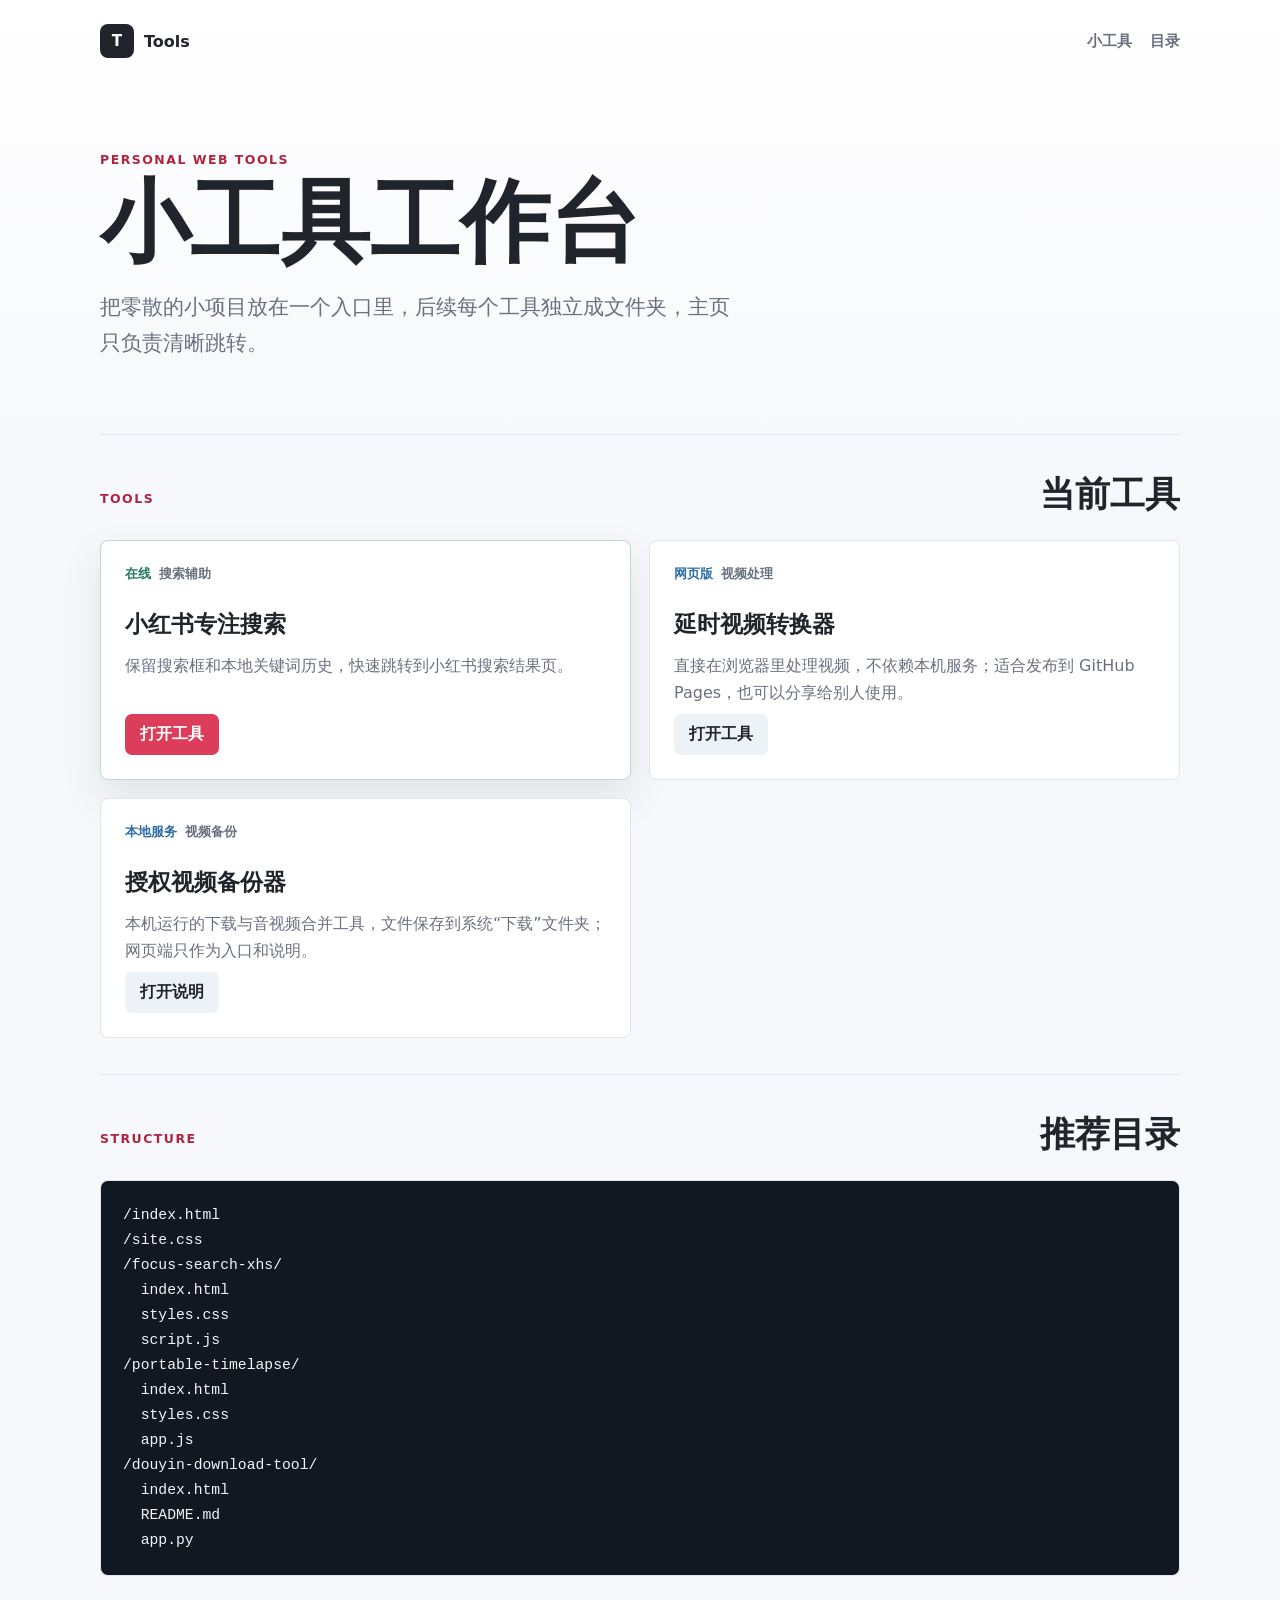
<file: index.html>
<!doctype html>
<html lang="zh-CN">
  <head>
    <meta charset="UTF-8" />
    <meta name="viewport" content="width=device-width, initial-scale=1.0" />
    <title>小工具工作台</title>
    <link rel="stylesheet" href="./site.css?v=20260518-tools-home" />
  </head>
  <body>
    <header class="site-header">
      <a class="brand" href="./" aria-label="小工具工作台首页">
        <span class="brand-mark" aria-hidden="true">T</span>
        <span>Tools</span>
      </a>
      <nav class="nav-links" aria-label="页面导航">
        <a href="#tools">小工具</a>
        <a href="#structure">目录</a>
      </nav>
    </header>

    <main>
      <section class="hero" aria-labelledby="pageTitle">
        <p class="eyebrow">Personal Web Tools</p>
        <h1 id="pageTitle">小工具工作台</h1>
        <p class="lead">把零散的小项目放在一个入口里，后续每个工具独立成文件夹，主页只负责清晰跳转。</p>
      </section>

      <section class="tools-section" id="tools" aria-labelledby="toolsTitle">
        <div class="section-heading">
          <p class="eyebrow">Tools</p>
          <h2 id="toolsTitle">当前工具</h2>
        </div>

        <div class="tool-grid">
          <article class="tool-card is-live">
            <div class="tool-meta">
              <span class="status">在线</span>
              <span>搜索辅助</span>
            </div>
            <h3>小红书专注搜索</h3>
            <p>保留搜索框和本地关键词历史，快速跳转到小红书搜索结果页。</p>
            <a class="tool-link" href="./focus-search-xhs/">打开工具</a>
          </article>

          <article class="tool-card">
            <div class="tool-meta">
              <span class="status muted">网页版</span>
              <span>视频处理</span>
            </div>
            <h3>延时视频转换器</h3>
            <p>直接在浏览器里处理视频，不依赖本机服务；适合发布到 GitHub Pages，也可以分享给别人使用。</p>
            <a class="tool-link secondary" href="./portable-timelapse/">打开工具</a>
          </article>

          <article class="tool-card">
            <div class="tool-meta">
              <span class="status muted">本地服务</span>
              <span>视频备份</span>
            </div>
            <h3>授权视频备份器</h3>
            <p>本机运行的下载与音视频合并工具，文件保存到系统“下载”文件夹；网页端只作为入口和说明。</p>
            <a class="tool-link secondary" href="./douyin-download-tool/">打开说明</a>
          </article>
        </div>
      </section>

      <section class="structure-section" id="structure" aria-labelledby="structureTitle">
        <div class="section-heading">
          <p class="eyebrow">Structure</p>
          <h2 id="structureTitle">推荐目录</h2>
        </div>
        <pre aria-label="项目目录示例"><code>/index.html
/site.css
/focus-search-xhs/
  index.html
  styles.css
  script.js
/portable-timelapse/
  index.html
  styles.css
  app.js
/douyin-download-tool/
  index.html
  README.md
  app.py</code></pre>
      </section>
    </main>
  </body>
</html>
</file>
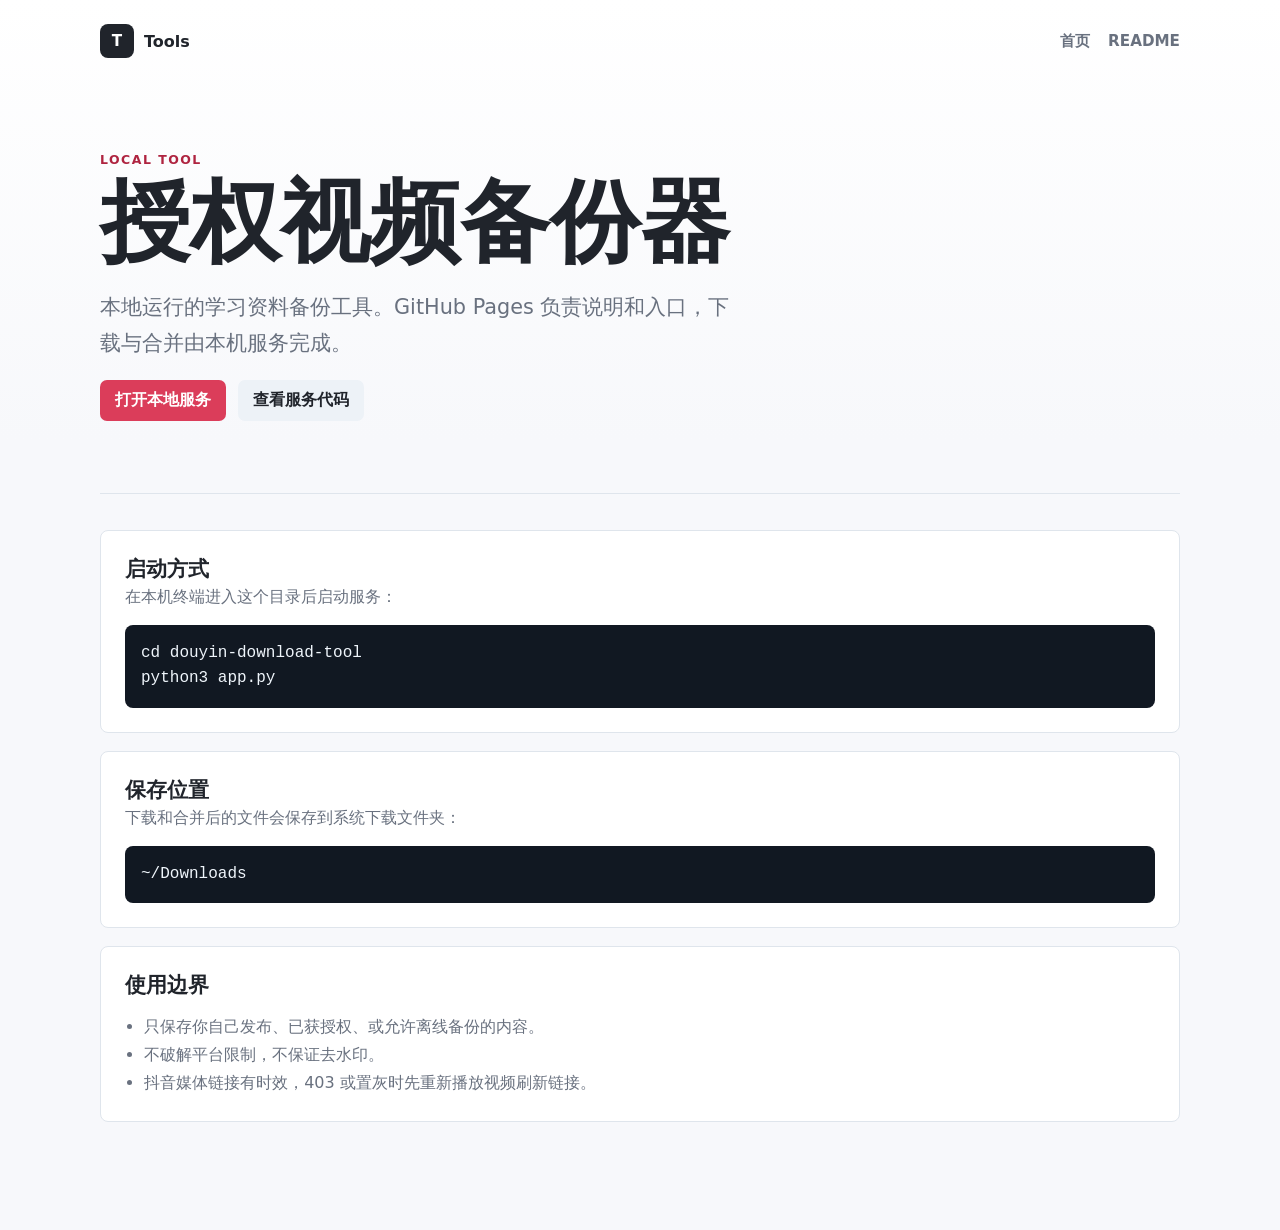
<file: douyin-download-tool/index.html>
<!doctype html>
<html lang="zh-CN">
  <head>
    <meta charset="UTF-8" />
    <meta name="viewport" content="width=device-width, initial-scale=1.0" />
    <title>授权视频备份器</title>
    <link rel="stylesheet" href="../site.css?v=20260708-douyin-tool" />
    <style>
      .tool-detail {
        display: grid;
        gap: 18px;
      }

      .info-panel {
        padding: 24px;
        border: 1px solid var(--line);
        border-radius: 8px;
        background: var(--panel);
      }

      .info-panel h2 {
        font-size: 1.3rem;
      }

      .info-panel p,
      .info-panel li {
        color: var(--muted);
        line-height: 1.75;
      }

      .info-panel ul {
        margin: 14px 0 0;
        padding-left: 1.2rem;
      }

      .command {
        margin: 14px 0 0;
        padding: 16px;
        overflow: auto;
        border-radius: 8px;
        background: #111822;
        color: #eff5fb;
        font-family: "SFMono-Regular", Consolas, "Liberation Mono", monospace;
        line-height: 1.6;
      }

      .actions {
        display: flex;
        flex-wrap: wrap;
        gap: 12px;
        margin-top: 18px;
      }
    </style>
  </head>
  <body>
    <header class="site-header">
      <a class="brand" href="../" aria-label="小工具工作台首页">
        <span class="brand-mark" aria-hidden="true">T</span>
        <span>Tools</span>
      </a>
      <nav class="nav-links" aria-label="页面导航">
        <a href="../">首页</a>
        <a href="./README.md">README</a>
      </nav>
    </header>

    <main>
      <section class="hero" aria-labelledby="pageTitle">
        <p class="eyebrow">Local Tool</p>
        <h1 id="pageTitle">授权视频备份器</h1>
        <p class="lead">本地运行的学习资料备份工具。GitHub Pages 负责说明和入口，下载与合并由本机服务完成。</p>
        <div class="actions">
          <a class="tool-link" href="http://127.0.0.1:8765">打开本地服务</a>
          <a class="tool-link secondary" href="./app.py">查看服务代码</a>
        </div>
      </section>

      <section class="tools-section tool-detail" aria-label="使用说明">
        <article class="info-panel">
          <h2>启动方式</h2>
          <p>在本机终端进入这个目录后启动服务：</p>
          <div class="command">cd douyin-download-tool<br />python3 app.py</div>
        </article>

        <article class="info-panel">
          <h2>保存位置</h2>
          <p>下载和合并后的文件会保存到系统下载文件夹：</p>
          <div class="command">~/Downloads</div>
        </article>

        <article class="info-panel">
          <h2>使用边界</h2>
          <ul>
            <li>只保存你自己发布、已获授权、或允许离线备份的内容。</li>
            <li>不破解平台限制，不保证去水印。</li>
            <li>抖音媒体链接有时效，403 或置灰时先重新播放视频刷新链接。</li>
          </ul>
        </article>
      </section>
    </main>
  </body>
</html>
</file>
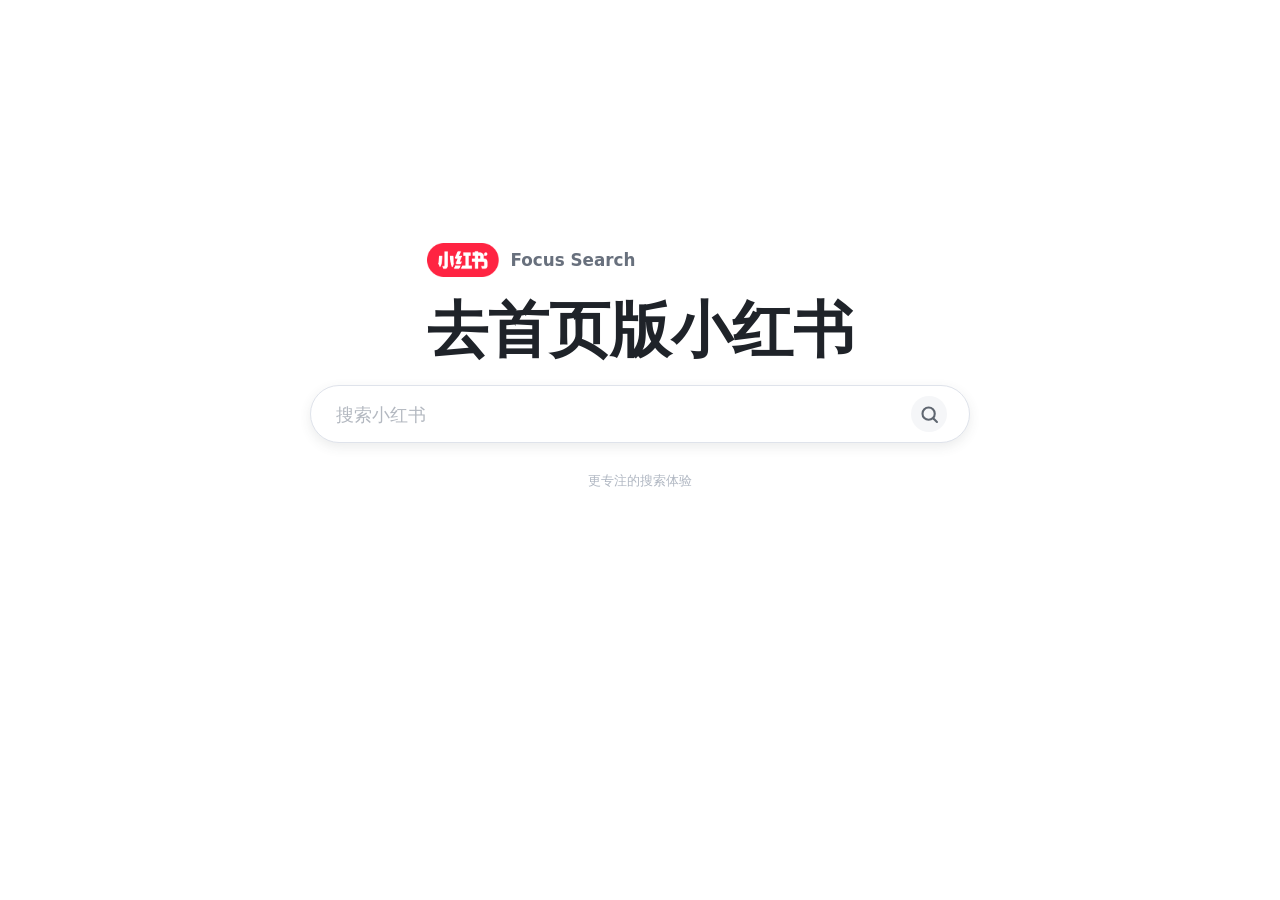
<file: focus-search-xhs/index.html>
<!doctype html>
<html lang="zh-CN">
  <head>
    <meta charset="UTF-8" />
    <meta name="viewport" content="width=device-width, initial-scale=1.0" />
    <title>小红书专注搜索</title>
    <link rel="stylesheet" href="./styles.css?v=20260517-panel-shadow-wrap" />
  </head>
  <body>
    <main class="search-shell">
      <section class="search-card" aria-labelledby="pageTitle">
        <div class="hero-group">
          <div class="brand-row" aria-label="小红书专注搜索">
            <img class="brand-mark" src="./assets/xiaohongshu-logo.png" alt="小红书" />
            <span>Focus Search</span>
          </div>

          <div class="intro">
            <h1 id="pageTitle">去首页版小红书</h1>
          </div>
        </div>

        <div id="searchBlock" class="search-block">
          <form id="searchForm" class="search-form" autocomplete="off">
            <label class="visually-hidden" for="keywordInput">搜索关键词</label>
            <div class="search-row">
              <input
                id="keywordInput"
                name="keyword"
                type="search"
                placeholder="搜索小红书"
                enterkeyhint="search"
              />
              <button type="submit" aria-label="搜索">
                <svg class="search-icon" viewBox="0 0 24 24" aria-hidden="true">
                  <circle cx="11" cy="11" r="7" />
                  <path d="m16.5 16.5 4 4" />
                </svg>
              </button>
            </div>
            <p id="formHint" class="form-hint" aria-live="polite"></p>
          </form>
          <p class="subcopy">更专注的搜索体验</p>

          <section class="quick-panel" aria-label="历史记录">
            <div id="historyList" class="history-list"></div>
          </section>
        </div>
      </section>
    </main>

    <script src="./script.js?v=20260517-panel-shadow-wrap"></script>
  </body>
</html>
</file>
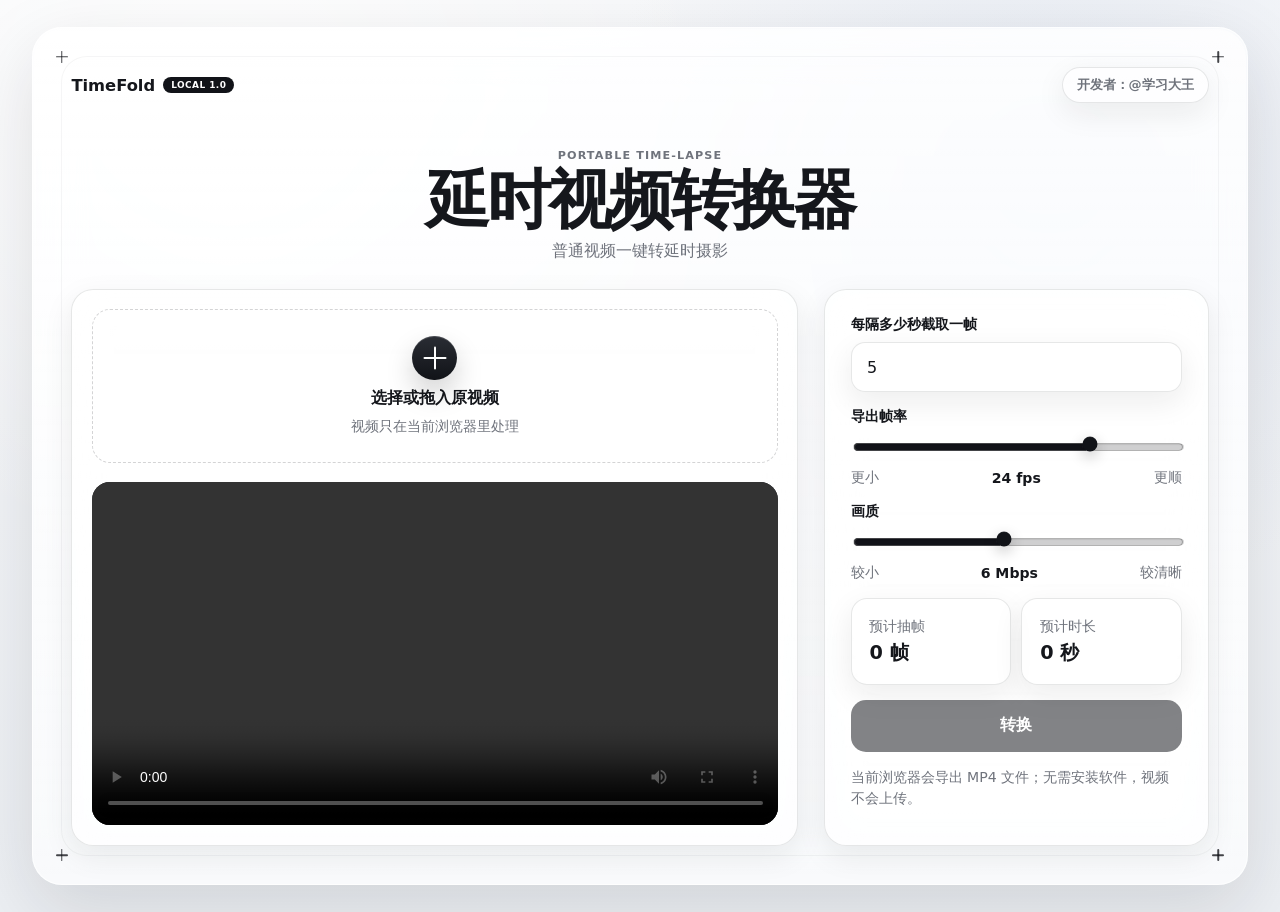
<file: portable-timelapse/index.html>
<!doctype html>
<html lang="zh-CN">
  <head>
    <meta charset="UTF-8" />
    <meta name="viewport" content="width=device-width, initial-scale=1.0" />
    <title>通用延时视频转换器</title>
    <link rel="stylesheet" href="./styles.css?v=20260805-copy-refresh" />
  </head>
  <body>
    <main class="page-shell">
      <section class="studio-shell" aria-label="延时视频转换器浏览器版">
        <div class="frame-corners" aria-hidden="true">
          <span></span>
          <span></span>
          <span></span>
          <span></span>
        </div>

        <nav class="topnav" aria-label="工具信息">
          <div class="brand">
            <span>TimeFold</span>
            <small>Local 1.0</small>
          </div>
          <div class="nav-copy">开发者：@学习大王</div>
        </nav>

        <header class="masthead">
          <p class="eyebrow">Portable Time-lapse</p>
          <h1>延时视频转换器</h1>
          <p class="lead">普通视频一键转延时摄影</p>
        </header>

        <section class="workspace" aria-label="延时视频转换工作区">
          <div class="panel media-panel">
            <label class="dropzone" id="dropzone">
              <input id="videoInput" type="file" accept="video/*" />
              <span class="add-mark" aria-hidden="true"></span>
              <span class="drop-title">选择或拖入原视频</span>
              <span class="drop-meta" id="fileMeta">视频只在当前浏览器里处理</span>
            </label>

            <video id="preview" class="preview" controls playsinline></video>
            <canvas id="canvas" hidden></canvas>
          </div>

          <form class="panel controls" id="settingsForm">
            <div class="field">
              <label for="intervalInput">每隔多少秒截取一帧</label>
              <input id="intervalInput" type="number" min="0.1" step="0.1" value="5" />
            </div>

            <div class="field">
              <label for="fpsInput">导出帧率</label>
              <input id="fpsInput" type="range" min="8" max="30" step="1" value="24" />
              <div class="range-row">
                <span>更小</span>
                <strong id="fpsLabel">24 fps</strong>
                <span>更顺</span>
              </div>
            </div>

            <div class="field">
              <label for="qualityInput">画质</label>
              <input id="qualityInput" type="range" min="1" max="12" step="1" value="6" />
              <div class="range-row">
                <span>较小</span>
                <strong id="qualityLabel">6 Mbps</strong>
                <span>较清晰</span>
              </div>
            </div>

            <div class="summary">
              <div>
                <span>预计抽帧</span>
                <strong id="frameEstimate">0 帧</strong>
              </div>
              <div>
                <span>预计时长</span>
                <strong id="durationEstimate">0 秒</strong>
              </div>
            </div>

            <button class="primary-button" id="exportButton" type="submit" disabled>
              <span class="button-progress" id="buttonProgress"></span>
              <span class="button-label" id="buttonLabel">转换</span>
            </button>

            <a class="download-button" id="downloadLink" hidden>保存视频</a>

            <p class="support-line" id="supportLine"></p>
          </form>
        </section>
      </section>
    </main>

    <script src="./app.js?v=20260801-apple-guideline-large"></script>
  </body>
</html>
</file>
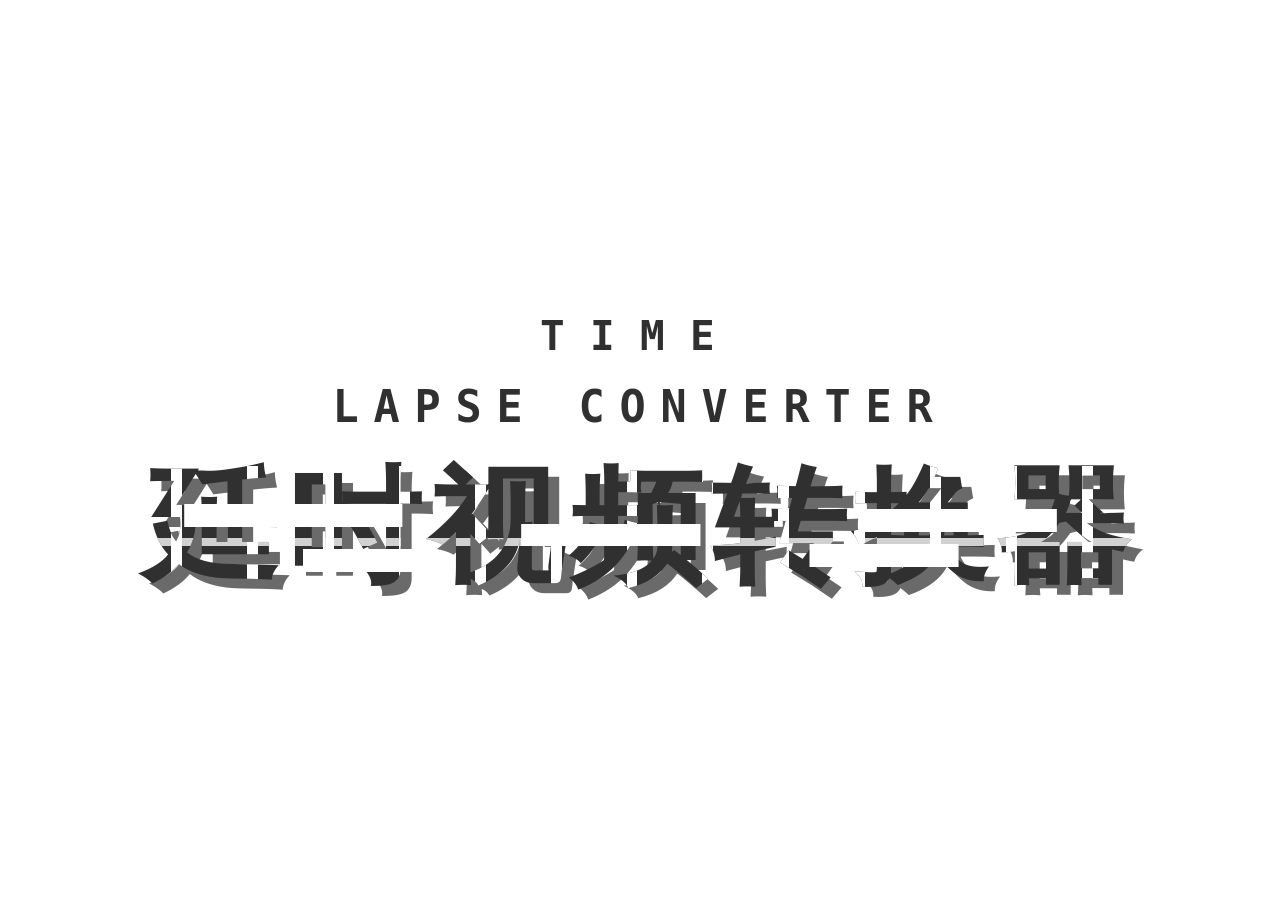
<file: focus-search-xhs/title-preview.html>
<!doctype html>
<html lang="zh-CN">
  <head>
    <meta charset="UTF-8" />
    <meta name="viewport" content="width=device-width, initial-scale=1.0" />
    <title>标题预览</title>
    <style>
      * {
        box-sizing: border-box;
      }

      body {
        min-height: 100vh;
        margin: 0;
        background: #ffffff;
        display: grid;
        place-items: center;
        color: #303030;
      }

      .preview {
        width: min(100vw, 1600px);
        aspect-ratio: 16 / 9;
        display: grid;
        place-items: center;
      }

      .lockup {
        display: grid;
        gap: 34px;
        justify-items: center;
      }

      .small {
        display: grid;
        gap: 22px;
        justify-items: center;
        font-family: Menlo, Monaco, Consolas, monospace;
        color: #303030;
        text-transform: uppercase;
      }

      .small span:first-child {
        font-size: clamp(26px, 3.2vw, 54px);
        font-weight: 700;
        letter-spacing: 0.62em;
      }

      .small span:last-child {
        font-size: clamp(28px, 3.4vw, 58px);
        font-weight: 700;
        letter-spacing: 0.34em;
      }

      .title {
        position: relative;
        margin: 0;
        font-family:
          "PingFang SC", "Heiti SC", "Microsoft YaHei", "Arial Black", sans-serif;
        font-size: clamp(84px, 9.8vw, 156px);
        font-weight: 900;
        line-height: 0.98;
        letter-spacing: 0.05em;
        color: #303030;
        transform: scaleX(1.08);
        transform-origin: center;
      }

      .title::before,
      .title::after {
        content: attr(data-text);
        position: absolute;
        inset: 0;
        pointer-events: none;
      }

      .title::before {
        z-index: -1;
        color: rgba(48, 48, 48, 0.72);
        transform: translate(0.08em, 0.08em);
      }

      .title::after {
        color: transparent;
        background:
          repeating-linear-gradient(
            90deg,
            transparent 0 0.2em,
            #ffffff 0.2em 0.28em,
            transparent 0.28em 0.56em
          ),
          repeating-linear-gradient(
            0deg,
            transparent 0 0.34em,
            rgba(255, 255, 255, 0.78) 0.34em 0.41em,
            transparent 0.41em 0.78em
          );
        -webkit-background-clip: text;
        background-clip: text;
      }

      .cuts {
        position: absolute;
        inset: 0;
        overflow: hidden;
        pointer-events: none;
      }

      .cut {
        position: absolute;
        height: 0.18em;
        background: #ffffff;
      }

      .cut:nth-child(1) {
        left: 4%;
        top: 31%;
        width: 22%;
      }

      .cut:nth-child(2) {
        left: 38%;
        top: 47%;
        width: 18%;
      }

      .cut:nth-child(3) {
        right: 8%;
        top: 35%;
        width: 20%;
      }

      .cut:nth-child(4) {
        left: 16%;
        bottom: 14%;
        width: 12%;
      }

      .cut:nth-child(5) {
        right: 18%;
        bottom: 18%;
        width: 15%;
      }
    </style>
  </head>
  <body>
    <main class="preview">
      <section class="lockup" aria-label="标题预览">
        <div class="small">
          <span>TIME</span>
          <span>LAPSE CONVERTER</span>
        </div>
        <h1 class="title" data-text="延时视频转换器">
          延时视频转换器
          <span class="cuts" aria-hidden="true">
            <span class="cut"></span>
            <span class="cut"></span>
            <span class="cut"></span>
            <span class="cut"></span>
            <span class="cut"></span>
          </span>
        </h1>
      </section>
    </main>
  </body>
</html>
</file>
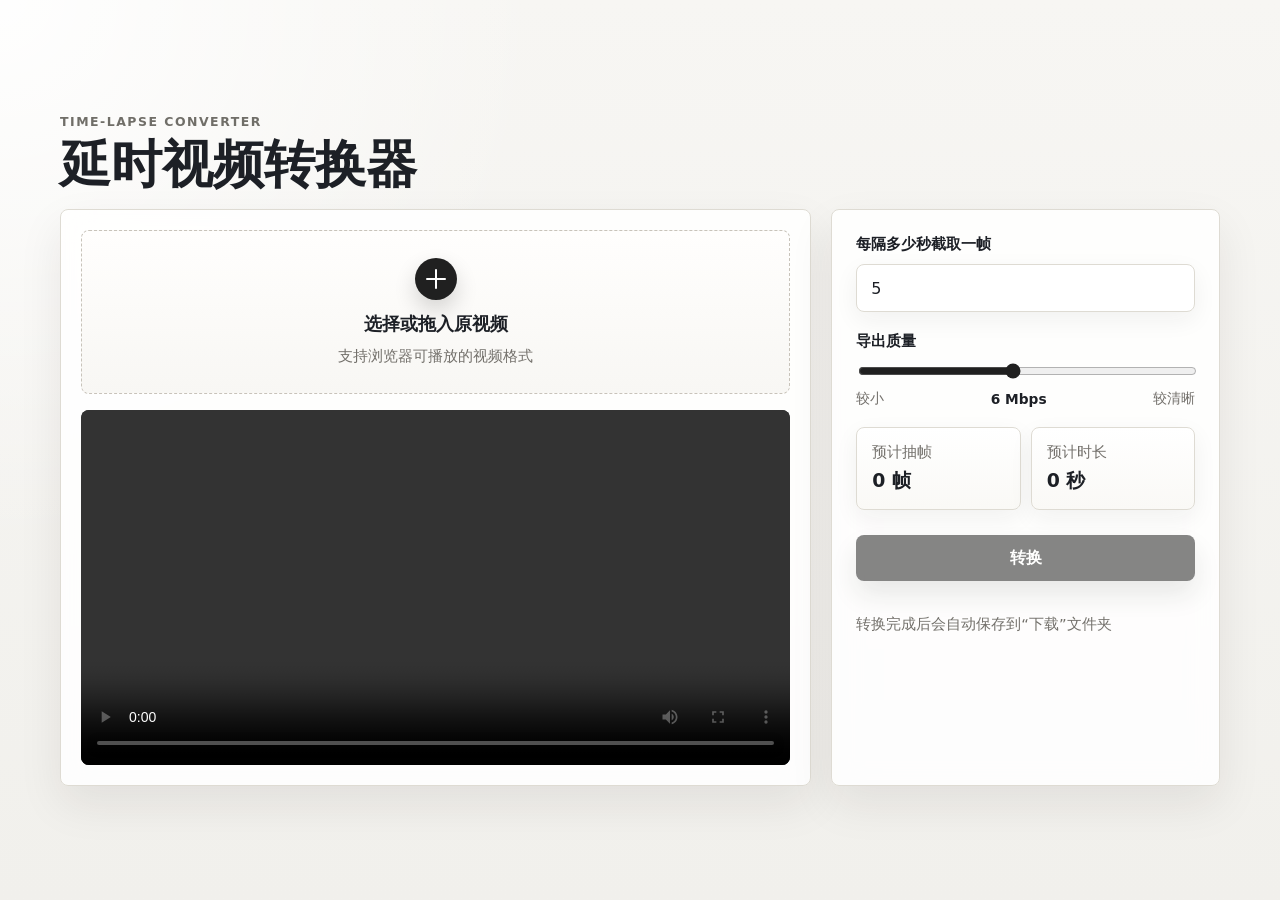
<file: starry-sky-effect/timelapse.html>
<!doctype html>
<html lang="zh-CN">
  <head>
    <meta charset="UTF-8" />
    <meta name="viewport" content="width=device-width, initial-scale=1.0" />
    <title>延时视频转换器</title>
    <link rel="stylesheet" href="./timelapse.css?v=20260517-title-restore" />
    <script>
      if (window.location.protocol === "file:") {
        window.location.replace("http://localhost:4173/timelapse/");
      }
    </script>
  </head>
  <body>
    <main class="app-shell">
      <header class="topbar">
        <div>
          <p class="eyebrow">Time-lapse Converter</p>
          <h1>延时视频转换器</h1>
        </div>
      </header>

      <section class="workspace" aria-label="视频转换工作区">
        <div class="panel upload-panel">
          <label class="dropzone" id="dropzone">
            <input id="videoInput" type="file" accept="video/*" />
            <span class="upload-icon" aria-hidden="true"></span>
            <span class="drop-title">选择或拖入原视频</span>
            <span id="fileMeta" class="drop-meta">支持浏览器可播放的视频格式</span>
          </label>

          <video id="preview" class="preview" controls playsinline></video>
        </div>

        <form class="panel settings" id="settingsForm">
          <div class="field">
            <label for="intervalInput">每隔多少秒截取一帧</label>
            <input id="intervalInput" type="number" min="0.1" step="0.1" value="5" />
          </div>

          <div class="field">
            <label for="qualityInput">导出质量</label>
            <input id="qualityInput" type="range" min="1" max="12" step="1" value="6" />
            <div class="range-row">
              <span>较小</span>
              <strong id="qualityLabel">6 Mbps</strong>
              <span>较清晰</span>
            </div>
          </div>

          <div class="summary" aria-live="polite">
            <div>
              <span>预计抽帧</span>
              <strong id="frameEstimate">0 帧</strong>
            </div>
            <div>
              <span>预计时长</span>
              <strong id="durationEstimate">0 秒</strong>
            </div>
          </div>

          <button class="primary-button" id="exportButton" type="submit" disabled>
            <span class="button-progress" id="buttonProgress" aria-hidden="true"></span>
            <span class="button-label" id="buttonLabel">转换</span>
          </button>

          <p class="save-location">转换完成后会自动保存到“下载”文件夹</p>
        </form>
      </section>

      <section class="progress-panel" aria-live="polite" hidden>
        <div class="progress-copy">
          <strong id="statusText">等待选择视频</strong>
          <span id="statusDetail">上传后即可设置间隔并转换</span>
        </div>
        <div class="progress-track" aria-label="保存进度">
          <span id="progressBar"></span>
        </div>
      </section>

      <canvas id="renderCanvas" hidden></canvas>
    </main>

    <div class="modal-backdrop" id="successModal" hidden>
      <section class="success-modal" role="dialog" aria-modal="true" aria-labelledby="successTitle">
        <div class="success-mark" aria-hidden="true">✓</div>
        <h2 id="successTitle">导出成功</h2>
        <p id="successMessage">MP4 视频已保存。</p>
        <button class="primary-button" id="closeModalButton" type="button">
          <span class="button-label">知道了</span>
        </button>
      </section>
    </div>

    <script src="./timelapse.js?v=20260516-restore"></script>
  </body>
</html>
</file>
<file: site.css>
:root {
  color-scheme: light;
  font-family:
    Inter, "PingFang SC", "Microsoft YaHei", system-ui, -apple-system,
    BlinkMacSystemFont, "Segoe UI", sans-serif;
  --ink: #20242b;
  --muted: #69717f;
  --line: #dfe5ec;
  --paper: #f7f8fb;
  --panel: #ffffff;
  --accent: #db3d5a;
  --accent-dark: #af2440;
  --green: #247860;
  --blue: #2f6ea5;
  --shadow: 0 18px 40px rgba(31, 38, 52, 0.1);
}

* {
  box-sizing: border-box;
}

html {
  scroll-behavior: smooth;
}

body {
  min-height: 100vh;
  margin: 0;
  color: var(--ink);
  background:
    linear-gradient(180deg, #ffffff 0, var(--paper) 440px),
    var(--paper);
}

a {
  color: inherit;
  text-decoration: none;
}

.site-header {
  width: min(100% - 40px, 1080px);
  margin: 0 auto;
  padding: 24px 0;
  display: flex;
  align-items: center;
  justify-content: space-between;
  gap: 20px;
}

.brand,
.nav-links {
  display: flex;
  align-items: center;
}

.brand {
  gap: 10px;
  font-weight: 800;
}

.brand-mark {
  width: 34px;
  height: 34px;
  border-radius: 8px;
  background: var(--ink);
  color: #ffffff;
  display: grid;
  place-items: center;
  font-size: 0.95rem;
}

.nav-links {
  gap: 18px;
  color: var(--muted);
  font-size: 0.95rem;
  font-weight: 700;
}

main {
  width: min(100% - 40px, 1080px);
  margin: 0 auto;
  padding: 70px 0 72px;
}

.hero {
  max-width: 760px;
  padding-bottom: 72px;
}

.eyebrow {
  margin: 0 0 12px;
  color: var(--accent-dark);
  font-size: 0.78rem;
  font-weight: 850;
  letter-spacing: 0.12em;
  text-transform: uppercase;
}

h1,
h2,
h3,
p {
  margin: 0;
}

h1 {
  font-size: clamp(3.1rem, 7vw, 5.8rem);
  line-height: 0.98;
  letter-spacing: 0;
}

.lead {
  max-width: 640px;
  margin-top: 22px;
  color: var(--muted);
  font-size: clamp(1.05rem, 2vw, 1.3rem);
  line-height: 1.75;
}

.tools-section,
.structure-section {
  padding: 36px 0;
  border-top: 1px solid var(--line);
}

.section-heading {
  display: flex;
  align-items: end;
  justify-content: space-between;
  gap: 20px;
  margin-bottom: 22px;
}

h2 {
  font-size: clamp(1.55rem, 3vw, 2.2rem);
  letter-spacing: 0;
}

.tool-grid {
  display: grid;
  grid-template-columns: repeat(2, minmax(0, 1fr));
  gap: 18px;
}

.tool-card {
  min-height: 240px;
  padding: 24px;
  border: 1px solid var(--line);
  border-radius: 8px;
  background: var(--panel);
  display: flex;
  flex-direction: column;
  align-items: flex-start;
  box-shadow: 0 1px 0 rgba(255, 255, 255, 0.7) inset;
}

.tool-card.is-live {
  border-color: rgba(36, 120, 96, 0.28);
  box-shadow: var(--shadow);
}

.tool-meta {
  display: flex;
  flex-wrap: wrap;
  align-items: center;
  gap: 8px;
  color: var(--muted);
  font-size: 0.82rem;
  font-weight: 750;
}

.status {
  color: var(--green);
}

.status.muted {
  color: var(--blue);
}

h3 {
  margin-top: 26px;
  font-size: 1.45rem;
  letter-spacing: 0;
}

.tool-card p {
  margin-top: 12px;
  color: var(--muted);
  line-height: 1.7;
}

.tool-link {
  margin-top: auto;
  padding: 10px 15px;
  border-radius: 7px;
  background: var(--accent);
  color: #ffffff;
  font-weight: 800;
}

.tool-link.secondary {
  background: #edf2f7;
  color: var(--ink);
}

pre {
  margin: 0;
  padding: 22px;
  overflow: auto;
  border: 1px solid var(--line);
  border-radius: 8px;
  background: #111822;
  color: #eff5fb;
  line-height: 1.7;
}

code {
  font-family: "SFMono-Regular", Consolas, "Liberation Mono", monospace;
  font-size: 0.92rem;
}

@media (max-width: 760px) {
  .site-header {
    align-items: flex-start;
    flex-direction: column;
  }

  main {
    padding-top: 44px;
  }

  .hero {
    padding-bottom: 52px;
  }

  .section-heading {
    align-items: flex-start;
    flex-direction: column;
  }

  .tool-grid {
    grid-template-columns: 1fr;
  }
}
</file>
<file: focus-search-xhs/styles.css>
:root {
  color-scheme: light;
  font-family:
    Inter, "PingFang SC", "Microsoft YaHei", system-ui, -apple-system,
    BlinkMacSystemFont, "Segoe UI", sans-serif;
  --ink: #1f2329;
  --muted: #68707d;
  --line: #dce2ea;
  --panel: #ffffff;
  --field: #ffffff;
  --accent: #ff2442;
  --accent-deep: #e00022;
  --accent-soft: #fff1f4;
  --search-line: #dfe3eb;
  --shadow: 0 14px 34px rgba(36, 42, 52, 0.12);
}

* {
  box-sizing: border-box;
}

html {
  min-height: 100%;
}

body {
  min-height: 100vh;
  margin: 0;
  color: var(--ink);
  background: #ffffff;
}

button,
input {
  font: inherit;
}

button {
  border: 0;
  cursor: pointer;
}

.search-shell {
  width: min(100% - 40px, 940px);
  min-height: 100svh;
  margin: 0 auto;
  padding: clamp(144px, 27vh, 250px) 0 48px;
  display: grid;
  place-items: start center;
}

.search-card {
  width: 100%;
  min-height: 0;
  padding: 0;
  background: #ffffff;
}

.hero-group {
  width: fit-content;
  max-width: 100%;
  margin: 0 auto;
}

.brand-row {
  display: flex;
  align-items: center;
  justify-content: flex-start;
  gap: 12px;
  color: var(--muted);
  font-size: 1.05rem;
  font-weight: 800;
}

.brand-mark {
  width: 72px;
  height: auto;
  display: block;
}

.intro {
  margin: 22px 0 0;
  text-align: left;
}

h1,
h2,
p {
  margin: 0;
}

h1 {
  max-width: none;
  font-size: clamp(2.9rem, 4.8vw, 4.25rem);
  line-height: 1.02;
  letter-spacing: 0;
}

.subcopy {
  margin: 28px 0 0;
  padding-top: 0;
  color: #b0b7c2;
  font-size: 0.82rem;
  font-weight: 500;
  line-height: 1.5;
  text-align: center;
}

.search-block {
  position: relative;
  width: min(100%, 660px);
  margin: 24px auto 0;
  border-radius: 29px;
}

.search-block.is-history-open {
  box-shadow: none;
}

.search-form {
  display: grid;
  gap: 8px;
}

.visually-hidden {
  position: absolute;
  width: 1px;
  height: 1px;
  overflow: hidden;
  clip: rect(0 0 0 0);
  white-space: nowrap;
}

.search-row {
  height: 58px;
  padding: 0 22px 0 25px;
  border: 1px solid var(--search-line);
  border-radius: 999px;
  background: var(--field);
  display: flex;
  align-items: center;
  gap: 12px;
  box-shadow: 0 4px 12px rgba(60, 64, 67, 0.1);
}

.search-block:hover .search-row,
.search-row:focus-within {
  border-color: #cfd5df;
  box-shadow:
    0 1px 6px rgba(32, 33, 36, 0.18),
    0 2px 12px rgba(32, 33, 36, 0.12);
}

.search-row input {
  width: 100%;
  min-width: 0;
  height: 100%;
  padding: 0;
  border: 0;
  background: transparent;
  color: var(--ink);
  outline: none;
  font-size: 1.15rem;
}

.search-row input::placeholder {
  color: #b3b8c0;
}

.search-block.is-history-open .search-row {
  position: relative;
  z-index: 5;
  border-color: transparent;
  border-bottom-color: transparent;
  border-radius: 29px 29px 0 0;
  background: transparent;
  box-shadow: none;
}

.search-block.is-history-open .search-row::after {
  content: "";
  position: absolute;
  left: 24px;
  right: 24px;
  bottom: 0;
  height: 1px;
  background: #dfe3ea;
}

.search-row button {
  flex: 0 0 auto;
  width: 36px;
  height: 36px;
  padding: 0;
  border-radius: 50%;
  background: #f5f6f8;
  display: grid;
  place-items: center;
  color: #5f6670;
  transition:
    background 0.18s ease,
    color 0.18s ease,
    transform 0.18s ease;
}

.search-row button:hover {
  background: var(--accent-soft);
  color: var(--accent);
  transform: translateY(-1px);
}

.search-icon {
  width: 21px;
  height: 21px;
  display: block;
  fill: none;
  stroke: currentColor;
  stroke-width: 2.4;
  stroke-linecap: round;
  stroke-linejoin: round;
}

.form-hint {
  min-height: 1.4em;
  padding-left: 26px;
  color: var(--muted);
  font-size: 0.92rem;
}

.form-hint:empty {
  display: none;
}

.form-hint.is-error {
  color: var(--accent-deep);
  font-weight: 750;
}

.quick-panel {
  position: absolute;
  z-index: 4;
  top: 0;
  left: 0;
  right: 0;
  overflow: hidden;
  display: none;
  padding: 66px 0 12px;
  border: 1px solid #cfd5df;
  border-radius: 29px;
  background: #ffffff;
  box-shadow:
    0 1px 6px rgba(32, 33, 36, 0.22),
    0 14px 36px rgba(32, 33, 36, 0.18);
  opacity: 1;
  pointer-events: none;
}

.search-block.is-history-open .quick-panel {
  display: block;
  pointer-events: auto;
}

h2 {
  color: #8c8c8c;
  font-size: 1.08rem;
  font-weight: 500;
}

.history-list {
  min-height: 38px;
}

.history-row {
  min-height: 40px;
  display: grid;
  grid-template-columns: minmax(0, 1fr) auto;
  align-items: center;
  gap: 12px;
}

.history-row:hover {
  background: #f3f4f6;
}

.history-query,
.history-delete {
  padding: 0;
  background: transparent;
}

.history-query {
  min-width: 0;
  min-height: 40px;
  padding-left: 28px;
  display: flex;
  align-items: center;
  gap: 18px;
  color: #4f5661;
  font-size: 0.92rem;
  font-weight: 450;
  text-align: left;
}

.history-query span {
  min-width: 0;
  overflow: hidden;
  text-overflow: ellipsis;
  white-space: nowrap;
}

.history-clock {
  flex: 0 0 auto;
  width: 18px;
  height: 18px;
  display: block;
  fill: none;
  stroke: #9aa3af;
  stroke-width: 1.9;
  stroke-linecap: round;
  stroke-linejoin: round;
}

.history-delete {
  min-height: 40px;
  padding: 0 28px 0 12px;
  color: #8b95a3;
  font-size: 0.86rem;
  font-weight: 500;
  opacity: 0;
  transition:
    color 0.14s ease,
    opacity 0.14s ease;
}

.history-row:hover .history-delete,
.history-row:focus-within .history-delete {
  opacity: 1;
}

.history-delete:hover {
  color: var(--accent-deep);
}

.empty-history {
  display: block;
  padding: 16px 28px;
  color: var(--muted);
  font-size: 0.92rem;
  line-height: 1.5;
}

@media (max-width: 640px) {
  .search-shell {
    width: min(100% - 24px, 780px);
    padding: clamp(70px, 14vh, 120px) 0 28px;
    place-items: start center;
  }

  .search-card {
    padding: 0;
  }

  .intro {
    margin-top: 34px;
  }

  h1 {
    font-size: clamp(2.45rem, 12vw, 3.55rem);
  }

  .subcopy {
    margin-bottom: 18px;
    text-align: left;
  }

  .search-block {
    margin-top: 30px;
  }

  .search-row {
    height: 58px;
    padding-left: 20px;
  }

  .search-row button {
    width: 42px;
    height: 42px;
  }

  .search-row input {
    font-size: 1.15rem;
  }

  .quick-panel {
    padding: 8px 0 12px;
  }

  .history-query {
    padding-left: 20px;
  }

  .history-delete {
    padding-right: 20px;
  }
}
</file>
<file: portable-timelapse/styles.css>
:root {
  color-scheme: light;
  font-family:
    Inter, "PingFang SC", "Microsoft YaHei", system-ui, -apple-system,
    BlinkMacSystemFont, "Segoe UI", sans-serif;
  --ink: #15171c;
  --muted: #6f737c;
  --line: rgba(18, 20, 25, 0.1);
  --paper: rgba(255, 255, 255, 0.68);
  --paper-strong: rgba(255, 255, 255, 0.9);
  --field: rgba(255, 255, 255, 0.74);
  --accent: #111318;
  --accent-soft: rgba(17, 19, 24, 0.06);
  --rule: rgba(17, 19, 24, 0.46);
  --danger: #4b4b4b;
  --ease-out: cubic-bezier(0.23, 1, 0.32, 1);
  --ease-in-out: cubic-bezier(0.77, 0, 0.175, 1);
  --shadow: 0 24px 72px rgba(22, 25, 31, 0.13);
  --soft-shadow: 0 10px 30px rgba(22, 25, 31, 0.08);
}

* {
  box-sizing: border-box;
}

[hidden] {
  display: none !important;
}

body {
  min-height: 100vh;
  margin: 0;
  color: var(--ink);
  background:
    radial-gradient(circle at 18% 10%, rgba(255, 255, 255, 0.95), transparent 30rem),
    radial-gradient(circle at 82% 18%, rgba(211, 220, 235, 0.46), transparent 28rem),
    linear-gradient(180deg, #f7f8fa 0%, #eceff3 100%);
}

button,
input {
  font: inherit;
}

button {
  border: 0;
}

.page-shell {
  width: min(1680px, calc(100% - clamp(24px, 5vw, 96px)));
  min-height: 100vh;
  margin: 0 auto;
  padding: clamp(18px, 3vh, 34px) 0;
  display: grid;
  align-content: center;
}

.studio-shell {
  min-height: min(900px, calc(100vh - clamp(36px, 6vh, 68px)));
  padding: clamp(22px, 3vw, 54px);
  border: 1px solid rgba(255, 255, 255, 0.72);
  border-radius: 30px;
  position: relative;
  overflow: hidden;
  background: var(--paper);
  box-shadow: var(--shadow);
  backdrop-filter: blur(24px) saturate(160%);
  -webkit-backdrop-filter: blur(24px) saturate(160%);
}

.studio-shell::before {
  content: "";
  position: absolute;
  inset: 1px;
  pointer-events: none;
  border-radius: 29px;
  background: linear-gradient(180deg, rgba(255, 255, 255, 0.58), rgba(255, 255, 255, 0));
}

.frame-corners {
  position: absolute;
  inset: clamp(18px, 2.2vw, 34px);
  z-index: 1;
  pointer-events: none;
  border-radius: 26px;
  box-shadow: inset 0 0 0 1px rgba(17, 19, 24, 0.04);
}

.frame-corners span {
  width: 13px;
  height: 13px;
  position: absolute;
}

.frame-corners span::before,
.frame-corners span::after {
  content: "";
  position: absolute;
  left: 50%;
  top: 50%;
  border-radius: 999px;
  background: rgba(17, 19, 24, 0.78);
  transform: translate(-50%, -50%);
}

.frame-corners span::before {
  width: 12px;
  height: 1.5px;
}

.frame-corners span::after {
  width: 1.5px;
  height: 12px;
}

.frame-corners span:nth-child(1) {
  left: -6px;
  top: -6px;
}

.frame-corners span:nth-child(2) {
  right: -6px;
  top: -6px;
}

.frame-corners span:nth-child(3) {
  right: -6px;
  bottom: -6px;
}

.frame-corners span:nth-child(4) {
  left: -6px;
  bottom: -6px;
}

.topnav,
.masthead,
.workspace {
  position: relative;
  z-index: 2;
}

.topnav {
  min-height: 38px;
  display: flex;
  align-items: center;
  justify-content: space-between;
  gap: 18px;
}

.brand {
  display: flex;
  align-items: center;
  gap: 8px;
  font-size: 1.02rem;
  font-weight: 850;
}

.brand small {
  padding: 3px 8px;
  border-radius: 999px;
  background: var(--accent);
  color: #fff;
  font-size: 0.56rem;
  letter-spacing: 0.05em;
  text-transform: uppercase;
}

.nav-copy {
  padding: 8px 14px;
  border: 1px solid var(--line);
  border-radius: 999px;
  background: rgba(255, 255, 255, 0.56);
  color: var(--muted);
  font-size: 0.82rem;
  font-weight: 720;
  box-shadow: var(--soft-shadow);
}

.masthead {
  width: min(900px, 100%);
  margin: clamp(24px, 5vh, 54px) auto clamp(18px, 3vh, 34px);
  display: grid;
  justify-items: center;
  gap: 8px;
  text-align: center;
}

.eyebrow {
  margin: 0;
  color: var(--muted);
  font-size: 0.7rem;
  font-weight: 820;
  letter-spacing: 0.1em;
  text-transform: uppercase;
}

h1 {
  margin: 0;
  font-size: clamp(2.65rem, 5vw, 6rem);
  line-height: 0.94;
  letter-spacing: -0.045em;
  font-weight: 850;
  text-wrap: balance;
}

.lead {
  max-width: 680px;
  margin: 0;
  color: var(--muted);
  font-size: clamp(1rem, 1.25vw, 1.16rem);
  line-height: 1.45;
}

.workspace {
  width: min(1440px, 100%);
  margin: 0 auto;
  display: grid;
  grid-template-columns: minmax(0, 1.55fr) minmax(clamp(320px, 27vw, 430px), 0.82fr);
  gap: clamp(16px, 2vw, 28px);
  align-items: stretch;
}

.panel {
  border: 1px solid var(--line);
  border-radius: 22px;
  background: rgba(255, 255, 255, 0.58);
  box-shadow: var(--soft-shadow);
  backdrop-filter: blur(18px) saturate(150%);
  -webkit-backdrop-filter: blur(18px) saturate(150%);
}

.media-panel {
  min-height: clamp(430px, 58vh, 660px);
  padding: clamp(16px, 1.5vw, 24px);
  display: grid;
  grid-template-rows: auto minmax(clamp(260px, 34vh, 440px), 1fr);
  gap: clamp(12px, 1.5vw, 20px);
}

.dropzone {
  min-height: clamp(112px, 15vh, 170px);
  padding: clamp(18px, 2vw, 26px);
  border: 1px dashed rgba(17, 19, 24, 0.18);
  border-radius: 18px;
  background: rgba(255, 255, 255, 0.6);
  display: grid;
  place-items: center;
  gap: 8px;
  text-align: center;
  cursor: pointer;
  transition:
    border-color 180ms var(--ease-out),
    background 180ms var(--ease-out),
    box-shadow 180ms var(--ease-out),
    transform 180ms var(--ease-out);
}

.dropzone.is-dragging {
  border-color: rgba(17, 19, 24, 0.42);
  background: rgba(255, 255, 255, 0.86);
  box-shadow: inset 0 0 0 1px rgba(17, 19, 24, 0.06);
  transform: scale(0.992);
}

.dropzone input {
  position: absolute;
  width: 1px;
  height: 1px;
  overflow: hidden;
  clip: rect(0 0 0 0);
}

.add-mark {
  width: clamp(40px, 3.5vw, 56px);
  height: clamp(40px, 3.5vw, 56px);
  border-radius: 50%;
  position: relative;
  background: linear-gradient(180deg, #2a2d34 0%, #111318 100%);
  box-shadow:
    0 13px 28px rgba(0, 0, 0, 0.18),
    inset 0 1px 0 rgba(255, 255, 255, 0.16);
}

.add-mark::before,
.add-mark::after {
  content: "";
  position: absolute;
  left: 50%;
  top: 50%;
  width: clamp(20px, 1.8vw, 27px);
  height: 2px;
  border-radius: 999px;
  background: #fff;
  transform: translate(-50%, -50%);
}

.add-mark::after {
  transform: translate(-50%, -50%) rotate(90deg);
}

.drop-title {
  font-size: clamp(1rem, 1vw, 1.16rem);
  font-weight: 820;
}

.drop-meta,
.range-row,
.summary span,
.support-line {
  color: var(--muted);
  font-size: clamp(0.88rem, 0.9vw, 1rem);
}

.preview {
  width: 100%;
  height: 100%;
  min-height: 0;
  border-radius: 18px;
  background: #15171c;
  object-fit: contain;
  box-shadow: inset 0 0 0 1px rgba(255, 255, 255, 0.05);
}

.controls {
  padding: clamp(18px, 2vw, 28px);
  display: grid;
  align-content: start;
  gap: clamp(13px, 1.7vh, 20px);
}

.field {
  display: grid;
  gap: 8px;
}

.field label {
  font-size: clamp(0.9rem, 0.95vw, 1.02rem);
  font-weight: 780;
}

.field input[type="number"] {
  width: 100%;
  height: clamp(44px, 5.5vh, 56px);
  padding: 0 clamp(14px, 1.2vw, 18px);
  border: 1px solid var(--line);
  border-radius: 14px;
  background: var(--field);
  color: var(--ink);
  outline: none;
  box-shadow: var(--soft-shadow);
  transition:
    border-color 160ms var(--ease-out),
    box-shadow 160ms var(--ease-out),
    background 160ms var(--ease-out);
}

.field input[type="number"]:focus {
  border-color: rgba(92, 112, 150, 0.46);
  background: rgba(255, 255, 255, 0.96);
  box-shadow:
    0 0 0 4px rgba(57, 96, 180, 0.12),
    var(--soft-shadow);
}

.field input[type="range"] {
  width: 100%;
  height: 22px;
  accent-color: var(--accent);
  background: transparent;
}

.field input[type="range"]::-webkit-slider-runnable-track {
  height: 6px;
  border-radius: 999px;
  background: rgba(17, 19, 24, 0.14);
  box-shadow: inset 0 1px 1px rgba(0, 0, 0, 0.08);
}

.field input[type="range"]::-webkit-slider-thumb {
  width: 22px;
  height: 22px;
  margin-top: -8px;
  border: 0;
  border-radius: 50%;
  background: #111318;
  box-shadow:
    0 5px 14px rgba(0, 0, 0, 0.22),
    inset 0 1px 0 rgba(255, 255, 255, 0.18);
  transition:
    transform 140ms var(--ease-out),
    box-shadow 140ms var(--ease-out);
  -webkit-appearance: none;
}

.field input[type="range"]:active::-webkit-slider-thumb {
  transform: scale(1.12);
  box-shadow:
    0 8px 20px rgba(0, 0, 0, 0.24),
    inset 0 1px 0 rgba(255, 255, 255, 0.2);
}

.range-row {
  display: flex;
  align-items: center;
  justify-content: space-between;
  gap: 10px;
}

.range-row strong {
  color: var(--ink);
}

.summary {
  display: grid;
  grid-template-columns: repeat(2, minmax(0, 1fr));
  gap: 10px;
}

.summary div {
  min-height: clamp(68px, 9vh, 92px);
  padding: clamp(12px, 1.4vw, 18px);
  border: 1px solid var(--line);
  border-radius: 16px;
  background: rgba(255, 255, 255, 0.58);
  display: grid;
  align-content: center;
  gap: 4px;
  box-shadow: var(--soft-shadow);
}

.summary strong {
  font-size: clamp(1.15rem, 1.5vw, 1.45rem);
}

.primary-button,
.download-button {
  min-height: clamp(48px, 5.8vh, 58px);
  border-radius: 15px;
  position: relative;
  overflow: hidden;
  display: grid;
  place-items: center;
  font-weight: 800;
  text-decoration: none;
  cursor: pointer;
  transition:
    transform 140ms var(--ease-out),
    box-shadow 180ms var(--ease-out),
    filter 180ms var(--ease-out),
    background 180ms var(--ease-out);
}

.primary-button {
  background: var(--accent);
  color: #fff;
  box-shadow: 0 14px 28px rgba(0, 0, 0, 0.16);
}

.primary-button:disabled {
  cursor: not-allowed;
  opacity: 0.52;
  box-shadow: none;
}

.primary-button.is-exporting {
  opacity: 1;
  cursor: progress;
}

.primary-button.is-error {
  background: var(--danger);
  opacity: 1;
}

@media (hover: hover) and (pointer: fine) {
  .primary-button:not(:disabled):hover,
  .download-button:hover {
    transform: translateY(-1px);
  }

  .primary-button:not(:disabled):hover {
    filter: brightness(1.04);
    box-shadow: 0 20px 38px rgba(0, 0, 0, 0.18);
  }

  .download-button:hover {
    background: rgba(255, 255, 255, 0.94);
    box-shadow: 0 16px 34px rgba(22, 25, 31, 0.12);
  }
}

.primary-button:not(:disabled):active,
.download-button:active {
  transform: scale(0.975);
  transition-duration: 100ms;
}

.button-progress {
  position: absolute;
  inset: 0;
  z-index: 0;
  border-radius: inherit;
  background:
    linear-gradient(90deg, rgba(255, 255, 255, 0.18), rgba(255, 255, 255, 0.38)),
    #3e424b;
  transform: scaleX(0);
  transform-origin: left center;
  transition: transform 220ms linear;
}

.button-progress::after {
  content: "";
  position: absolute;
  inset: 0;
  background: linear-gradient(
    110deg,
    transparent 0%,
    rgba(255, 255, 255, 0.24) 44%,
    rgba(255, 255, 255, 0.42) 50%,
    rgba(255, 255, 255, 0.24) 56%,
    transparent 100%
  );
  transform: translateX(-100%);
}

.primary-button.is-exporting .button-progress::after {
  animation: progress-sheen 900ms linear infinite;
}

.button-label {
  position: relative;
  z-index: 1;
}

.download-button {
  border: 1px solid var(--line);
  background: rgba(255, 255, 255, 0.74);
  color: var(--ink);
  box-shadow: var(--soft-shadow);
}

.support-line {
  min-height: 2.8em;
  margin: 0;
  line-height: 1.45;
}

@keyframes progress-sheen {
  from {
    transform: translateX(-100%);
  }

  to {
    transform: translateX(100%);
  }
}

@media (max-height: 780px) and (min-width: 901px) {
  .page-shell {
    align-content: start;
    padding-top: 14px;
  }

  .masthead {
    margin: 18px auto 14px;
  }

  .lead {
    display: none;
  }

  .media-panel {
    min-height: clamp(360px, 54vh, 440px);
    grid-template-rows: auto minmax(220px, 1fr);
  }

  .dropzone {
    min-height: 108px;
  }

  .controls {
    gap: 12px;
  }
}

@media (min-width: 1500px) and (min-height: 900px) {
  .studio-shell {
    min-height: min(920px, calc(100vh - 72px));
  }

  .workspace {
    width: min(1480px, 100%);
  }

  .media-panel {
    min-height: min(670px, 60vh);
  }
}

@media (max-width: 900px) {
  .page-shell {
    width: min(100% - 22px, 720px);
    padding: 14px 0;
    align-content: start;
  }

  .studio-shell {
    min-height: auto;
    padding: 18px;
    border-radius: 28px;
  }

  .frame-corners {
    display: none;
  }

  .topnav {
    align-items: flex-start;
  }

  .masthead {
    margin: 30px auto 22px;
  }

  .workspace {
    grid-template-columns: 1fr;
  }

  .media-panel {
    min-height: 420px;
  }
}

@media (max-width: 520px) {
  .page-shell {
    width: 100%;
    padding: 0;
  }

  .studio-shell {
    min-height: 100vh;
    border-radius: 0;
  }

  .nav-copy {
    display: none;
  }

  .masthead {
    justify-items: start;
    text-align: left;
  }

  h1 {
    font-size: clamp(2.35rem, 14vw, 4rem);
  }

  .summary {
    grid-template-columns: 1fr;
  }
}

@media (prefers-reduced-motion: reduce) {
  *,
  *::before,
  *::after {
    animation-duration: 1ms !important;
    transition-duration: 1ms !important;
    scroll-behavior: auto !important;
  }

  .primary-button:not(:disabled):active,
  .download-button:active {
    transform: none;
  }
}

@media (prefers-reduced-transparency: reduce) {
  .studio-shell,
  .panel {
    background: #ffffff;
    backdrop-filter: none;
    -webkit-backdrop-filter: none;
  }
}
</file>
<file: starry-sky-effect/timelapse.css>
:root {
  color-scheme: light;
  font-family:
    Inter, "PingFang SC", "Microsoft YaHei", system-ui, -apple-system,
    BlinkMacSystemFont, "Segoe UI", sans-serif;
  --ink: #1d2026;
  --muted: #73706b;
  --line: #dedbd3;
  --field: #fbfaf8;
  --accent: #202020;
  --accent-soft: #efede8;
  --warn: #6f6256;
  --shadow: 0 18px 45px rgba(33, 31, 28, 0.08);
  --soft-shadow: 0 8px 24px rgba(33, 31, 28, 0.06);
}

* {
  box-sizing: border-box;
}

body {
  min-height: 100vh;
  margin: 0;
  color: var(--ink);
  background:
    radial-gradient(circle at top left, rgba(255, 255, 255, 0.92), transparent 34rem),
    linear-gradient(180deg, #f7f6f3 0%, #f1f0ec 100%);
}

button,
input {
  font: inherit;
}

button {
  border: 0;
  cursor: pointer;
}

button:disabled {
  cursor: not-allowed;
  opacity: 0.55;
}

.app-shell {
  width: min(1160px, calc(100% - 32px));
  min-height: 100vh;
  margin: 0 auto;
  padding: 40px 0;
  display: grid;
  gap: 20px;
  align-content: center;
}

.topbar {
  display: flex;
  align-items: end;
  justify-content: flex-start;
  gap: 18px;
}

.eyebrow {
  margin: 0 0 10px;
  color: #706e68;
  font-size: 0.78rem;
  font-weight: 800;
  letter-spacing: 0.12em;
  text-transform: uppercase;
}

h1 {
  margin: 0;
  font-size: clamp(2.1rem, 4vw, 4.5rem);
  line-height: 0.98;
  letter-spacing: 0;
}

.workspace {
  display: grid;
  grid-template-columns: minmax(0, 1.45fr) minmax(320px, 0.75fr);
  gap: 20px;
  align-items: stretch;
}

.panel,
.progress-panel {
  border: 1px solid var(--line);
  border-radius: 8px;
  background: rgba(255, 255, 255, 0.86);
  box-shadow: var(--shadow);
  backdrop-filter: blur(14px);
}

.upload-panel {
  min-height: 560px;
  padding: 20px;
  display: grid;
  grid-template-rows: auto minmax(280px, 1fr);
  gap: 16px;
}

.dropzone {
  min-height: 164px;
  padding: 26px;
  border: 1px dashed #c8c3ba;
  border-radius: 8px;
  background: linear-gradient(180deg, #fffefd 0%, #f8f7f4 100%);
  display: grid;
  place-items: center;
  gap: 10px;
  text-align: center;
  transition:
    border-color 0.18s ease,
    background 0.18s ease,
    transform 0.18s ease;
}

.dropzone.is-dragging {
  border-color: #1f1f1f;
  background: var(--accent-soft);
  transform: translateY(-1px);
}

.dropzone input {
  position: absolute;
  width: 1px;
  height: 1px;
  overflow: hidden;
  clip: rect(0 0 0 0);
}

.upload-icon {
  width: 42px;
  height: 42px;
  border-radius: 50%;
  position: relative;
  display: block;
  background: var(--accent);
  box-shadow: 0 10px 22px rgba(0, 0, 0, 0.16);
}

.upload-icon::before,
.upload-icon::after {
  content: "";
  position: absolute;
  left: 50%;
  top: 50%;
  width: 20px;
  height: 2px;
  border-radius: 999px;
  background: #ffffff;
  transform: translate(-50%, -50%);
}

.upload-icon::after {
  transform: translate(-50%, -50%) rotate(90deg);
}

.drop-title {
  color: var(--ink);
  font-size: 1.12rem;
  font-weight: 800;
}

.drop-meta,
.save-location,
.progress-copy span,
.summary span {
  color: var(--muted);
  font-size: 0.92rem;
}

.preview {
  width: 100%;
  min-height: 0;
  height: 100%;
  border-radius: 8px;
  background: #202020;
  object-fit: contain;
  box-shadow: inset 0 0 0 1px rgba(255, 255, 255, 0.04);
}

.settings {
  padding: 24px;
  display: grid;
  gap: 19px;
  align-content: start;
}

.field {
  display: grid;
  gap: 9px;
}

.field label {
  font-size: 0.96rem;
  font-weight: 800;
}

.field input[type="number"],
.field input[type="text"] {
  width: 100%;
  height: 48px;
  padding: 0 14px;
  border: 1px solid var(--line);
  border-radius: 8px;
  background: #ffffff;
  color: var(--ink);
  box-shadow: var(--soft-shadow);
  outline: none;
}

.field input[type="number"]:focus,
.field input[type="text"]:focus {
  border-color: #a9a197;
  box-shadow:
    0 0 0 3px rgba(168, 160, 150, 0.2),
    var(--soft-shadow);
}

.field input[type="range"] {
  width: 100%;
  accent-color: var(--accent);
}

.range-row {
  display: flex;
  align-items: center;
  justify-content: space-between;
  gap: 10px;
  color: var(--muted);
  font-size: 0.86rem;
}

.range-row strong {
  color: var(--ink);
}

.primary-button {
  min-height: 46px;
  border-radius: 8px;
  font-weight: 850;
  margin-top: 6px;
  position: relative;
  overflow: hidden;
  background: var(--accent);
  color: white;
  box-shadow: 0 14px 28px rgba(0, 0, 0, 0.16);
  transition:
    transform 0.18s ease,
    box-shadow 0.18s ease,
    filter 0.18s ease;
}

.primary-button:not(:disabled):hover {
  filter: brightness(0.97);
  transform: translateY(-1px);
  box-shadow: 0 18px 34px rgba(0, 0, 0, 0.18);
}

.button-progress {
  position: absolute;
  inset: 0;
  z-index: 0;
  border-radius: inherit;
  background:
    linear-gradient(90deg, rgba(255, 255, 255, 0.2), rgba(255, 255, 255, 0.34)),
    #4d4d4d;
  transform: scaleX(0);
  transform-origin: left center;
  transition: transform 0.24s ease;
}

.button-progress::after {
  content: "";
  position: absolute;
  inset: 0;
  background: linear-gradient(
    110deg,
    transparent 0%,
    rgba(255, 255, 255, 0.24) 44%,
    rgba(255, 255, 255, 0.42) 50%,
    rgba(255, 255, 255, 0.24) 56%,
    transparent 100%
  );
  transform: translateX(-100%);
}

.primary-button.is-exporting .button-progress::after {
  animation: progress-sheen 1.15s linear infinite;
}

.button-label {
  position: relative;
  z-index: 1;
}

.primary-button.is-exporting {
  opacity: 1;
  cursor: progress;
}

.primary-button.is-error {
  background: #4b4b4b;
}

@keyframes progress-sheen {
  from {
    transform: translateX(-100%);
  }

  to {
    transform: translateX(100%);
  }
}

.summary {
  display: grid;
  grid-template-columns: 1fr 1fr;
  gap: 10px;
}

.summary div {
  min-width: 0;
  padding: 15px;
  border: 1px solid var(--line);
  border-radius: 8px;
  background: linear-gradient(180deg, #ffffff 0%, #faf9f6 100%);
  display: grid;
  gap: 6px;
  box-shadow: var(--soft-shadow);
}

.summary strong {
  font-size: 1.18rem;
}

.progress-panel {
  padding: 18px 20px;
  display: grid;
  gap: 14px;
}

.progress-panel[hidden] {
  display: none;
}

.progress-copy {
  display: flex;
  align-items: center;
  justify-content: space-between;
  gap: 18px;
}

.progress-track {
  height: 12px;
  overflow: hidden;
  border-radius: 999px;
  background: #e4e1da;
}

.progress-track span {
  width: 0%;
  height: 100%;
  display: block;
  border-radius: inherit;
  background: #111111;
  transition: width 0.22s ease;
}

.modal-backdrop {
  position: fixed;
  inset: 0;
  z-index: 10;
  padding: 22px;
  background: rgba(30, 29, 27, 0.38);
  display: grid;
  place-items: center;
}

.modal-backdrop[hidden] {
  display: none;
}

.success-modal {
  width: min(420px, 100%);
  padding: 28px;
  border-radius: 8px;
  background: #fffefd;
  box-shadow: 0 28px 80px rgba(0, 0, 0, 0.22);
  display: grid;
  gap: 14px;
  text-align: center;
}

.success-mark {
  width: 54px;
  height: 54px;
  margin: 0 auto;
  border-radius: 50%;
  background: var(--accent);
  color: white;
  display: grid;
  place-items: center;
  font-size: 2rem;
  font-weight: 800;
}

.success-modal h2 {
  margin: 0;
  font-size: 1.45rem;
}

.success-modal p {
  margin: 0;
  color: var(--muted);
  overflow-wrap: anywhere;
}

@media (max-width: 860px) {
  body {
    min-height: auto;
  }

  .app-shell {
    width: min(100% - 24px, 620px);
    padding: 22px 0;
    align-content: start;
  }

  .topbar,
  .progress-copy {
    align-items: start;
    flex-direction: column;
  }

  .workspace,
  .summary {
    grid-template-columns: 1fr;
  }

  .upload-panel {
    min-height: 460px;
  }
}
</file>
